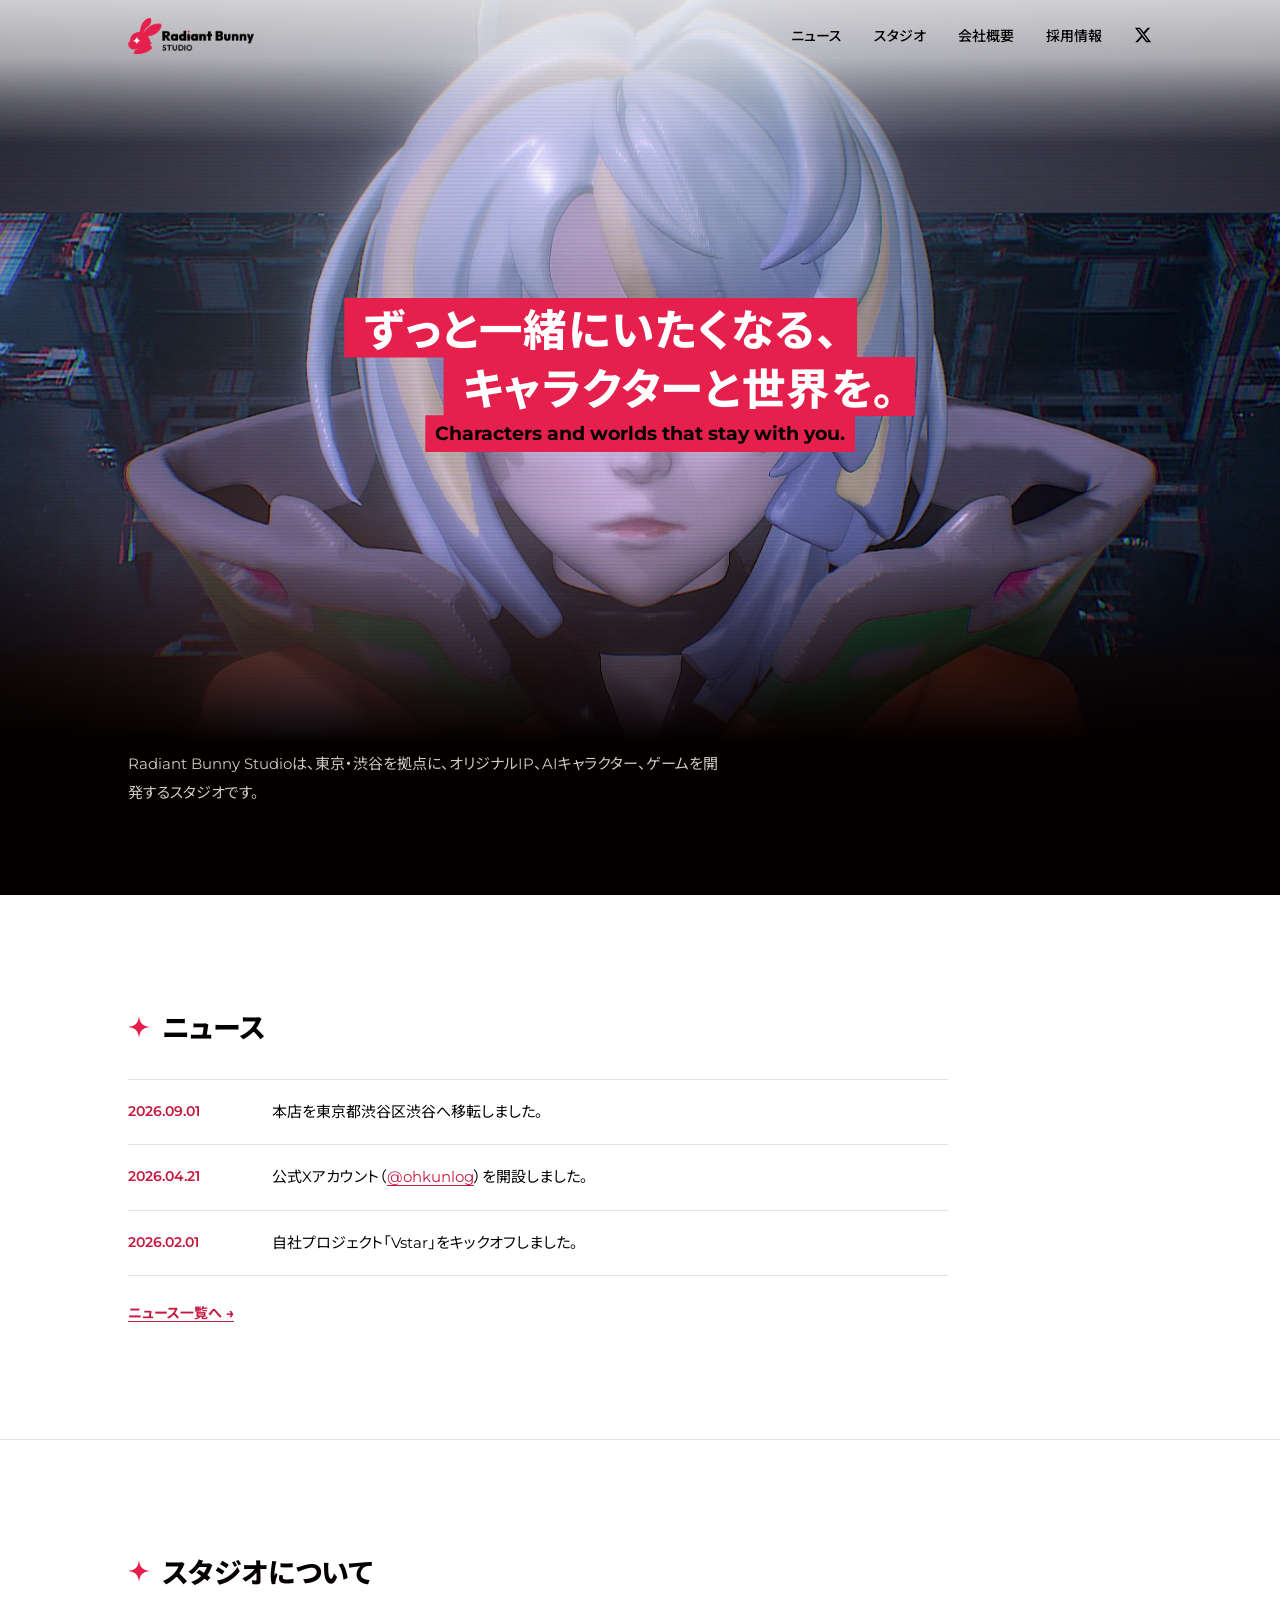
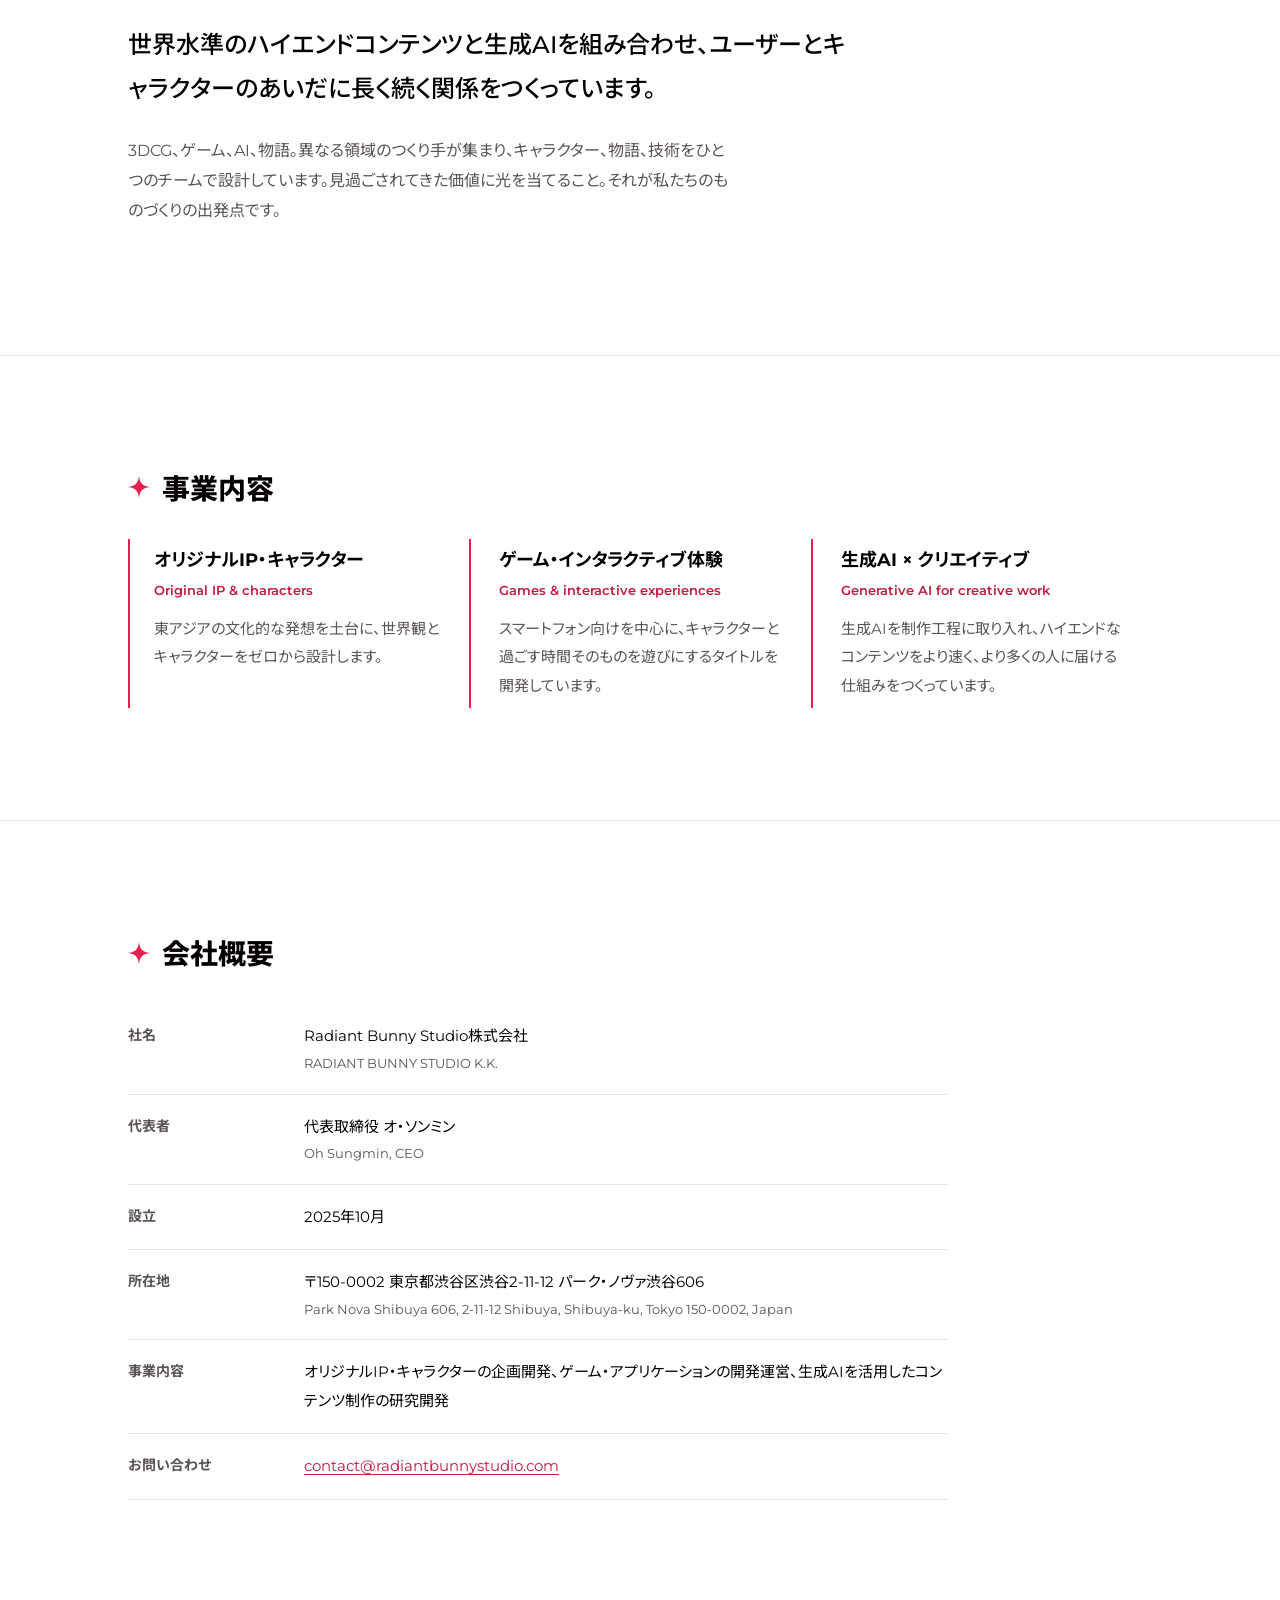
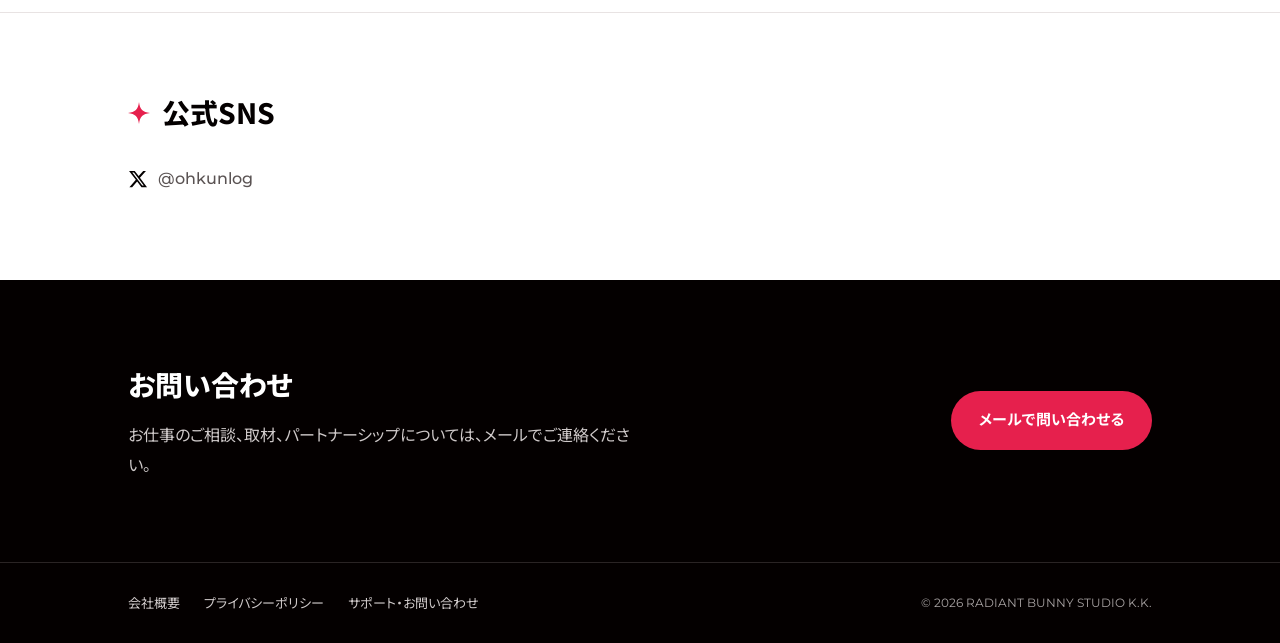
<file: index.html>
<!doctype html>
<html lang="ja">
<head>
<meta charset="utf-8">
<meta name="viewport" content="width=device-width, initial-scale=1">
<link rel="icon" href="/favicon.ico?v=20261103" sizes="32x32">
<link rel="icon" href="/assets/img/favicon-48.png?v=20261103" type="image/png">
<link rel="apple-touch-icon" href="/assets/img/apple-touch-icon.png?v=20261103">
<meta name="theme-color" content="#ffffff">
<link rel="preconnect" href="https://fonts.googleapis.com">
<link rel="preconnect" href="https://fonts.gstatic.com" crossorigin>
<link href="https://fonts.googleapis.com/css2?family=Montserrat:wght@400;500;600;700;800&family=Noto+Sans+JP:wght@400;500;700;800&display=swap" rel="stylesheet">
<link rel="stylesheet" href="/assets/css/style.css?v=20261103">
<title>Radiant Bunny Studio株式会社 | RADIANT BUNNY STUDIO K.K.</title>
<meta name="description" content="Radiant Bunny Studio株式会社は、東京・渋谷を拠点にオリジナルIP、AIキャラクター、ゲームを開発するスタジオです。">
<meta property="og:type" content="website">
<meta property="og:title" content="Radiant Bunny Studio">
<meta property="og:description" content="東京・渋谷を拠点に、オリジナルIP、AIキャラクター、ゲームを開発するスタジオ。">
<meta property="og:url" content="https://radiantbunnystudio.com/">
<meta property="og:image" content="https://radiantbunnystudio.com/assets/img/og-image.png">
<link rel="canonical" href="https://radiantbunnystudio.com/">
<script type="application/ld+json">
{
  "@context": "https://schema.org",
  "@type": "Organization",
  "name": "RADIANT BUNNY STUDIO K.K.",
  "alternateName": "Radiant Bunny Studio株式会社",
  "url": "https://radiantbunnystudio.com/",
  "logo": "https://radiantbunnystudio.com/assets/img/logo-stack.png",
  "foundingDate": "2025-10",
  "address": {
    "@type": "PostalAddress",
    "postalCode": "150-0002",
    "addressRegion": "東京都",
    "addressLocality": "渋谷区",
    "streetAddress": "渋谷2-11-12 パーク・ノヴァ渋谷606",
    "addressCountry": "JP"
  },
  "email": "contact@radiantbunnystudio.com",
  "sameAs": ["https://x.com/ohkunlog"]
}
</script>
</head>
<body>
<svg width="0" height="0" style="position:absolute" aria-hidden="true">
  <symbol id="sparkle" viewBox="0 0 24 24"><path d="M12 0C13 8 16 11 24 12C16 13 13 16 12 24C11 16 8 13 0 12C8 11 11 8 12 0Z"/></symbol>
</svg>
<a class="skip" href="#main">本文へ移動</a>
<header class="site-header is-overlay">
  <div class="wrap">
    <a class="brand" href="/" aria-label="Radiant Bunny Studio ホーム">
      <img src="/assets/img/logo-horizontal.png" alt="" width="1266" height="363">
    </a>
    <nav class="site-nav" aria-label="メインメニュー">
      <ul>
        <li><a href="/news.html">ニュース</a></li>
        <li><a href="/#studio">スタジオ</a></li>
        <li><a href="/#company">会社概要</a></li>
        <li><a href="/career.html">採用情報</a></li>
        <li><a class="nav-x" href="https://x.com/ohkunlog" target="_blank" rel="noopener" aria-label="X（@ohkunlog）"><svg viewBox="0 0 24 24" width="18" height="18" aria-hidden="true"><path fill="currentColor" d="M18.244 2.25h3.308l-7.227 8.26 8.502 11.24H16.17l-5.214-6.817L4.99 21.75H1.68l7.73-8.835L1.254 2.25H8.08l4.713 6.231zm-1.161 17.52h1.833L7.084 4.126H5.117z"/></svg></a></li>
      </ul>
    </nav>
  </div>
</header>
<main id="main">
  <section class="hero">
    <div class="hero-art">
      <img src="/assets/img/hero-vstar.webp" alt="自社プロジェクト「Vstar」のキャラクター" width="1480" height="1001">
      <div class="hero-copy">
        <h1><span class="bar"><span>ずっと一緒に</span><span>いたくなる、</span></span><span class="bar"><span>キャラクターと</span><span>世界を。</span></span></h1>
        <p class="bar hero-en" lang="en">Characters and worlds that stay with you.</p>
      </div>
    </div>
    <div class="wrap">
      <p class="hero-lead">Radiant Bunny Studioは、東京・渋谷を拠点に、オリジナルIP、AIキャラクター、ゲームを開発するスタジオです。</p>
    </div>
  </section>

  <section class="section" id="news" aria-labelledby="news-title">
    <div class="wrap">
      <h2 class="section-title" id="news-title"><svg fill="#e6204d"><use href="#sparkle"/></svg>ニュース</h2>
      <ul class="news-list">
        <li><time datetime="2026-09-01">2026.09.01</time><p>本店を東京都渋谷区渋谷へ移転しました。</p></li>
        <li><time datetime="2026-04-21">2026.04.21</time><p>公式Xアカウント（<a href="https://x.com/ohkunlog" target="_blank" rel="noopener">@ohkunlog</a>）を開設しました。</p></li>
        <li><time datetime="2026-02-01">2026.02.01</time><p>自社プロジェクト「Vstar」をキックオフしました。</p></li>
      </ul>
      <p class="more-link"><a href="/news.html">ニュース一覧へ</a></p>
    </div>
  </section>

  <section class="section" id="studio" aria-labelledby="studio-title">
    <div class="wrap">
      <h2 class="section-title" id="studio-title"><svg fill="#e6204d"><use href="#sparkle"/></svg>スタジオについて</h2>
      <p class="statement">世界水準のハイエンドコンテンツと生成AIを組み合わせ、ユーザーとキャラクターのあいだに長く続く関係をつくっています。</p>
      <p>3DCG、ゲーム、AI、物語。異なる領域のつくり手が集まり、キャラクター、物語、技術をひとつのチームで設計しています。見過ごされてきた価値に光を当てること。それが私たちのものづくりの出発点です。</p>
    </div>
  </section>

  <section class="section" id="work" aria-labelledby="work-title">
    <div class="wrap">
      <h2 class="section-title" id="work-title"><svg fill="#e6204d"><use href="#sparkle"/></svg>事業内容</h2>
      <ul class="domains">
        <li>
          <h3>オリジナルIP・キャラクター</h3>
          <p class="en">Original IP &amp; characters</p>
          <p>東アジアの文化的な発想を土台に、世界観とキャラクターをゼロから設計します。</p>
        </li>
        <li>
          <h3>ゲーム・インタラクティブ体験</h3>
          <p class="en">Games &amp; interactive experiences</p>
          <p>スマートフォン向けを中心に、キャラクターと過ごす時間そのものを遊びにするタイトルを開発しています。</p>
        </li>
        <li>
          <h3>生成AI × クリエイティブ</h3>
          <p class="en">Generative AI for creative work</p>
          <p>生成AIを制作工程に取り入れ、ハイエンドなコンテンツをより速く、より多くの人に届ける仕組みをつくっています。</p>
        </li>
      </ul>
    </div>
  </section>

  <section class="section" id="company" aria-labelledby="company-title">
    <div class="wrap">
      <h2 class="section-title" id="company-title"><svg fill="#e6204d"><use href="#sparkle"/></svg>会社概要</h2>
      <dl class="profile">
        <dt>社名</dt>
        <dd>Radiant Bunny Studio株式会社<small>RADIANT BUNNY STUDIO K.K.</small></dd>
        <dt>代表者</dt>
        <dd>代表取締役 オ・ソンミン<small>Oh Sungmin, CEO</small></dd>
        <dt>設立</dt>
        <dd>2025年10月</dd>
        <dt>所在地</dt>
        <dd>〒150-0002 東京都渋谷区渋谷2-11-12 パーク・ノヴァ渋谷606<small>Park Nova Shibuya 606, 2-11-12 Shibuya, Shibuya-ku, Tokyo 150-0002, Japan</small></dd>
        <dt>事業内容</dt>
        <dd>オリジナルIP・キャラクターの企画開発、ゲーム・アプリケーションの開発運営、生成AIを活用したコンテンツ制作の研究開発</dd>
        <dt>お問い合わせ</dt>
        <dd><a href="mailto:contact@radiantbunnystudio.com">contact@radiantbunnystudio.com</a></dd>
      </dl>
    </div>
  </section>

  <section class="section sns" id="sns" aria-labelledby="sns-title">
    <div class="wrap">
      <h2 class="section-title" id="sns-title"><svg fill="#e6204d"><use href="#sparkle"/></svg>公式SNS</h2>
      <ul class="sns-list">
        <li><a href="https://x.com/ohkunlog" target="_blank" rel="noopener" aria-label="X（@ohkunlog）"><svg viewBox="0 0 24 24" width="20" height="20" aria-hidden="true"><path fill="currentColor" d="M18.244 2.25h3.308l-7.227 8.26 8.502 11.24H16.17l-5.214-6.817L4.99 21.75H1.68l7.73-8.835L1.254 2.25H8.08l4.713 6.231zm-1.161 17.52h1.833L7.084 4.126H5.117z"/></svg><span class="sns-handle">@ohkunlog</span></a></li>
      </ul>
    </div>
  </section>

  <section class="contact-band" aria-labelledby="contact-title">
    <div class="wrap">
      <div>
        <h2 id="contact-title">お問い合わせ</h2>
        <p>お仕事のご相談、取材、パートナーシップについては、メールでご連絡ください。</p>
      </div>
      <a class="button" href="mailto:contact@radiantbunnystudio.com">メールで問い合わせる</a>
    </div>
  </section>
</main>
<footer class="site-footer">
  <div class="wrap">
    <ul>
      <li><a href="/#company">会社概要</a></li>
      <li><a href="/privacy.html">プライバシーポリシー</a></li>
      <li><a href="/support.html">サポート・お問い合わせ</a></li>
    </ul>
    <small>&copy; 2026 RADIANT BUNNY STUDIO K.K.</small>
  </div>
</footer>
</body>
</html>
</file>
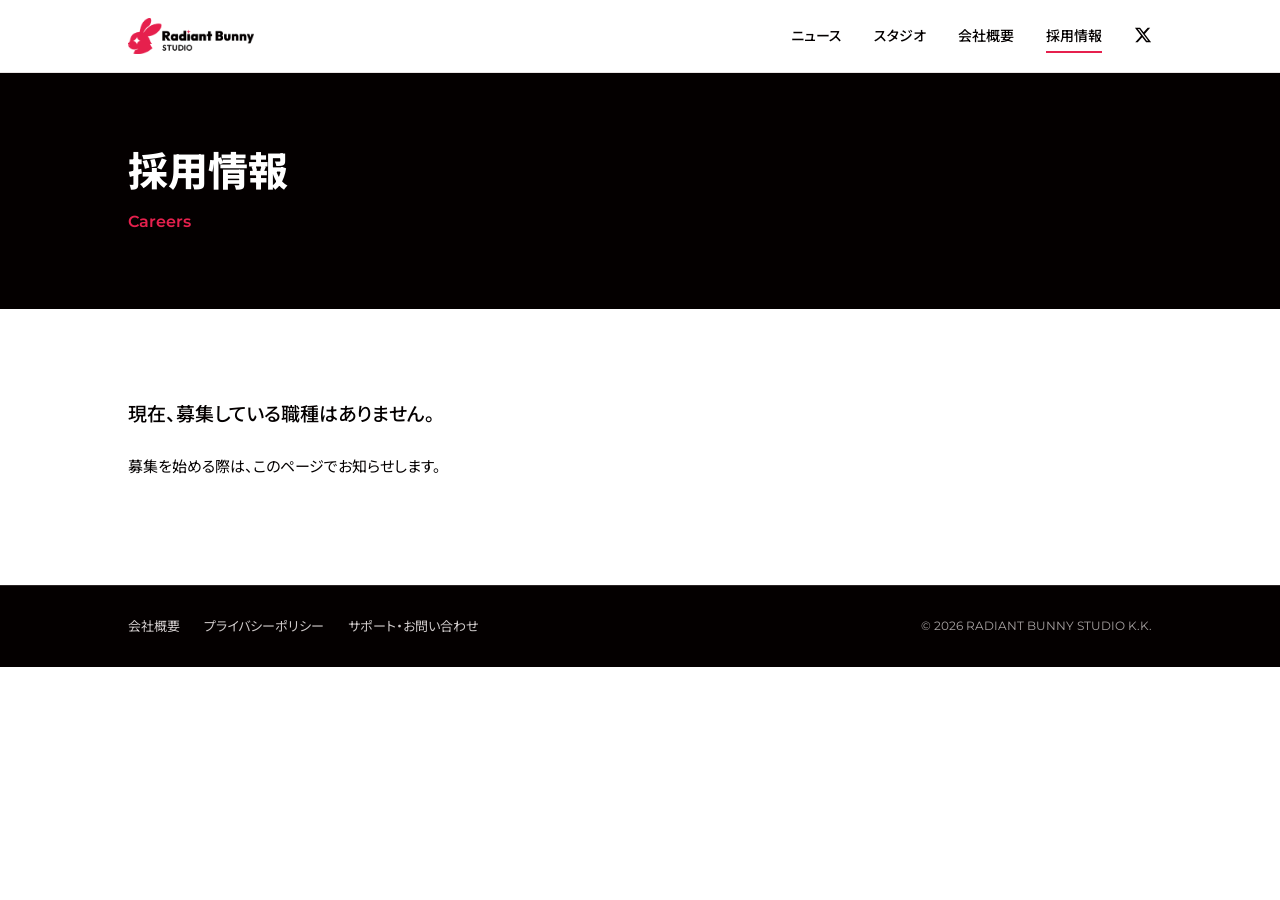
<file: career.html>
<!doctype html>
<html lang="ja">
<head>
<meta charset="utf-8">
<meta name="viewport" content="width=device-width, initial-scale=1">
<link rel="icon" href="/favicon.ico?v=20261103" sizes="32x32">
<link rel="icon" href="/assets/img/favicon-48.png?v=20261103" type="image/png">
<link rel="apple-touch-icon" href="/assets/img/apple-touch-icon.png?v=20261103">
<meta name="theme-color" content="#ffffff">
<link rel="preconnect" href="https://fonts.googleapis.com">
<link rel="preconnect" href="https://fonts.gstatic.com" crossorigin>
<link href="https://fonts.googleapis.com/css2?family=Montserrat:wght@400;500;600;700;800&family=Noto+Sans+JP:wght@400;500;700;800&display=swap" rel="stylesheet">
<link rel="stylesheet" href="/assets/css/style.css?v=20261103">
<title>採用情報 | Radiant Bunny Studio</title>
<meta name="description" content="Radiant Bunny Studio株式会社の採用情報です。">
<link rel="canonical" href="https://radiantbunnystudio.com/career.html">
</head>
<body>
<a class="skip" href="#main">本文へ移動</a>
<header class="site-header">
  <div class="wrap">
    <a class="brand" href="/" aria-label="Radiant Bunny Studio ホーム">
      <img src="/assets/img/logo-horizontal.png" alt="" width="1266" height="363">
    </a>
    <nav class="site-nav" aria-label="メインメニュー">
      <ul>
        <li><a href="/news.html">ニュース</a></li>
        <li><a href="/#studio">スタジオ</a></li>
        <li><a href="/#company">会社概要</a></li>
        <li><a href="/career.html" aria-current="page">採用情報</a></li>
        <li><a class="nav-x" href="https://x.com/ohkunlog" target="_blank" rel="noopener" aria-label="X（@ohkunlog）"><svg viewBox="0 0 24 24" width="18" height="18" aria-hidden="true"><path fill="currentColor" d="M18.244 2.25h3.308l-7.227 8.26 8.502 11.24H16.17l-5.214-6.817L4.99 21.75H1.68l7.73-8.835L1.254 2.25H8.08l4.713 6.231zm-1.161 17.52h1.833L7.084 4.126H5.117z"/></svg></a></li>
      </ul>
    </nav>
  </div>
</header>
<main id="main">
  <div class="page-head">
    <div class="wrap">
      <h1>採用情報</h1>
      <p>Careers</p>
    </div>
  </div>
  <article class="doc career">
    <div class="wrap">
      <p class="career-lead">現在、募集している職種はありません。</p>
      <p>募集を始める際は、このページでお知らせします。</p>
    </div>
  </article>
</main>
<footer class="site-footer">
  <div class="wrap">
    <ul>
      <li><a href="/#company">会社概要</a></li>
      <li><a href="/privacy.html">プライバシーポリシー</a></li>
      <li><a href="/support.html">サポート・お問い合わせ</a></li>
    </ul>
    <small>&copy; 2026 RADIANT BUNNY STUDIO K.K.</small>
  </div>
</footer>
</body>
</html>
</file>
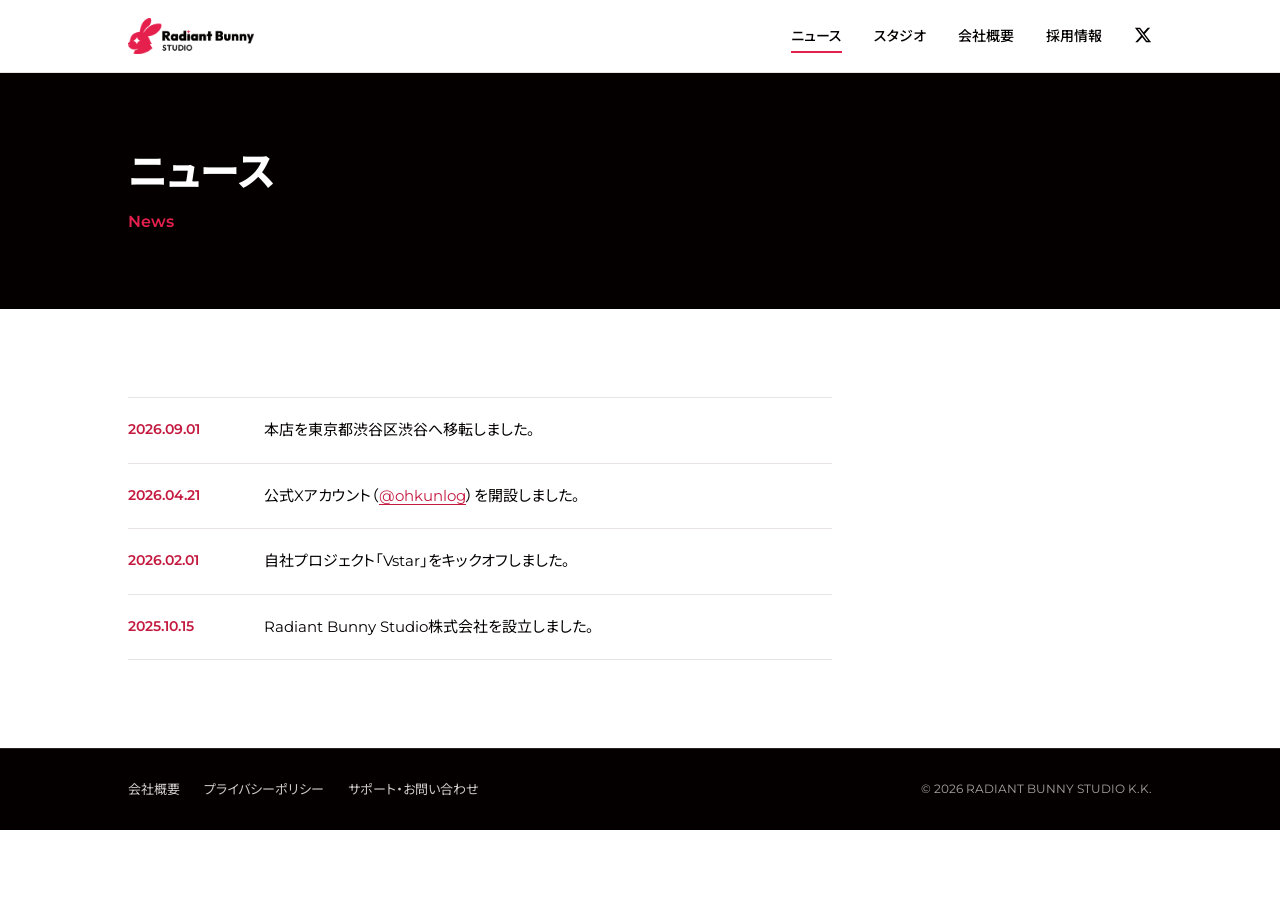
<file: news.html>
<!doctype html>
<html lang="ja">
<head>
<meta charset="utf-8">
<meta name="viewport" content="width=device-width, initial-scale=1">
<link rel="icon" href="/favicon.ico?v=20261103" sizes="32x32">
<link rel="icon" href="/assets/img/favicon-48.png?v=20261103" type="image/png">
<link rel="apple-touch-icon" href="/assets/img/apple-touch-icon.png?v=20261103">
<meta name="theme-color" content="#ffffff">
<link rel="preconnect" href="https://fonts.googleapis.com">
<link rel="preconnect" href="https://fonts.gstatic.com" crossorigin>
<link href="https://fonts.googleapis.com/css2?family=Montserrat:wght@400;500;600;700;800&family=Noto+Sans+JP:wght@400;500;700;800&display=swap" rel="stylesheet">
<link rel="stylesheet" href="/assets/css/style.css?v=20261103">
<title>ニュース | Radiant Bunny Studio</title>
<meta name="description" content="Radiant Bunny Studio株式会社からのお知らせです。">
<link rel="canonical" href="https://radiantbunnystudio.com/news.html">
</head>
<body>
<a class="skip" href="#main">本文へ移動</a>
<header class="site-header">
  <div class="wrap">
    <a class="brand" href="/" aria-label="Radiant Bunny Studio ホーム">
      <img src="/assets/img/logo-horizontal.png" alt="" width="1266" height="363">
    </a>
    <nav class="site-nav" aria-label="メインメニュー">
      <ul>
        <li><a href="/news.html" aria-current="page">ニュース</a></li>
        <li><a href="/#studio">スタジオ</a></li>
        <li><a href="/#company">会社概要</a></li>
        <li><a href="/career.html">採用情報</a></li>
        <li><a class="nav-x" href="https://x.com/ohkunlog" target="_blank" rel="noopener" aria-label="X（@ohkunlog）"><svg viewBox="0 0 24 24" width="18" height="18" aria-hidden="true"><path fill="currentColor" d="M18.244 2.25h3.308l-7.227 8.26 8.502 11.24H16.17l-5.214-6.817L4.99 21.75H1.68l7.73-8.835L1.254 2.25H8.08l4.713 6.231zm-1.161 17.52h1.833L7.084 4.126H5.117z"/></svg></a></li>
      </ul>
    </nav>
  </div>
</header>
<main id="main">
  <div class="page-head">
    <div class="wrap">
      <h1>ニュース</h1>
      <p>News</p>
    </div>
  </div>
  <section class="doc">
    <div class="wrap">
      <ul class="news-list">
        <li><time datetime="2026-09-01">2026.09.01</time><p>本店を東京都渋谷区渋谷へ移転しました。</p></li>
        <li><time datetime="2026-04-21">2026.04.21</time><p>公式Xアカウント（<a href="https://x.com/ohkunlog" target="_blank" rel="noopener">@ohkunlog</a>）を開設しました。</p></li>
        <li><time datetime="2026-02-01">2026.02.01</time><p>自社プロジェクト「Vstar」をキックオフしました。</p></li>
        <li><time datetime="2025-10-15">2025.10.15</time><p>Radiant Bunny Studio株式会社を設立しました。</p></li>
      </ul>
    </div>
  </section>
</main>
<footer class="site-footer">
  <div class="wrap">
    <ul>
      <li><a href="/#company">会社概要</a></li>
      <li><a href="/privacy.html">プライバシーポリシー</a></li>
      <li><a href="/support.html">サポート・お問い合わせ</a></li>
    </ul>
    <small>&copy; 2026 RADIANT BUNNY STUDIO K.K.</small>
  </div>
</footer>
</body>
</html>
</file>
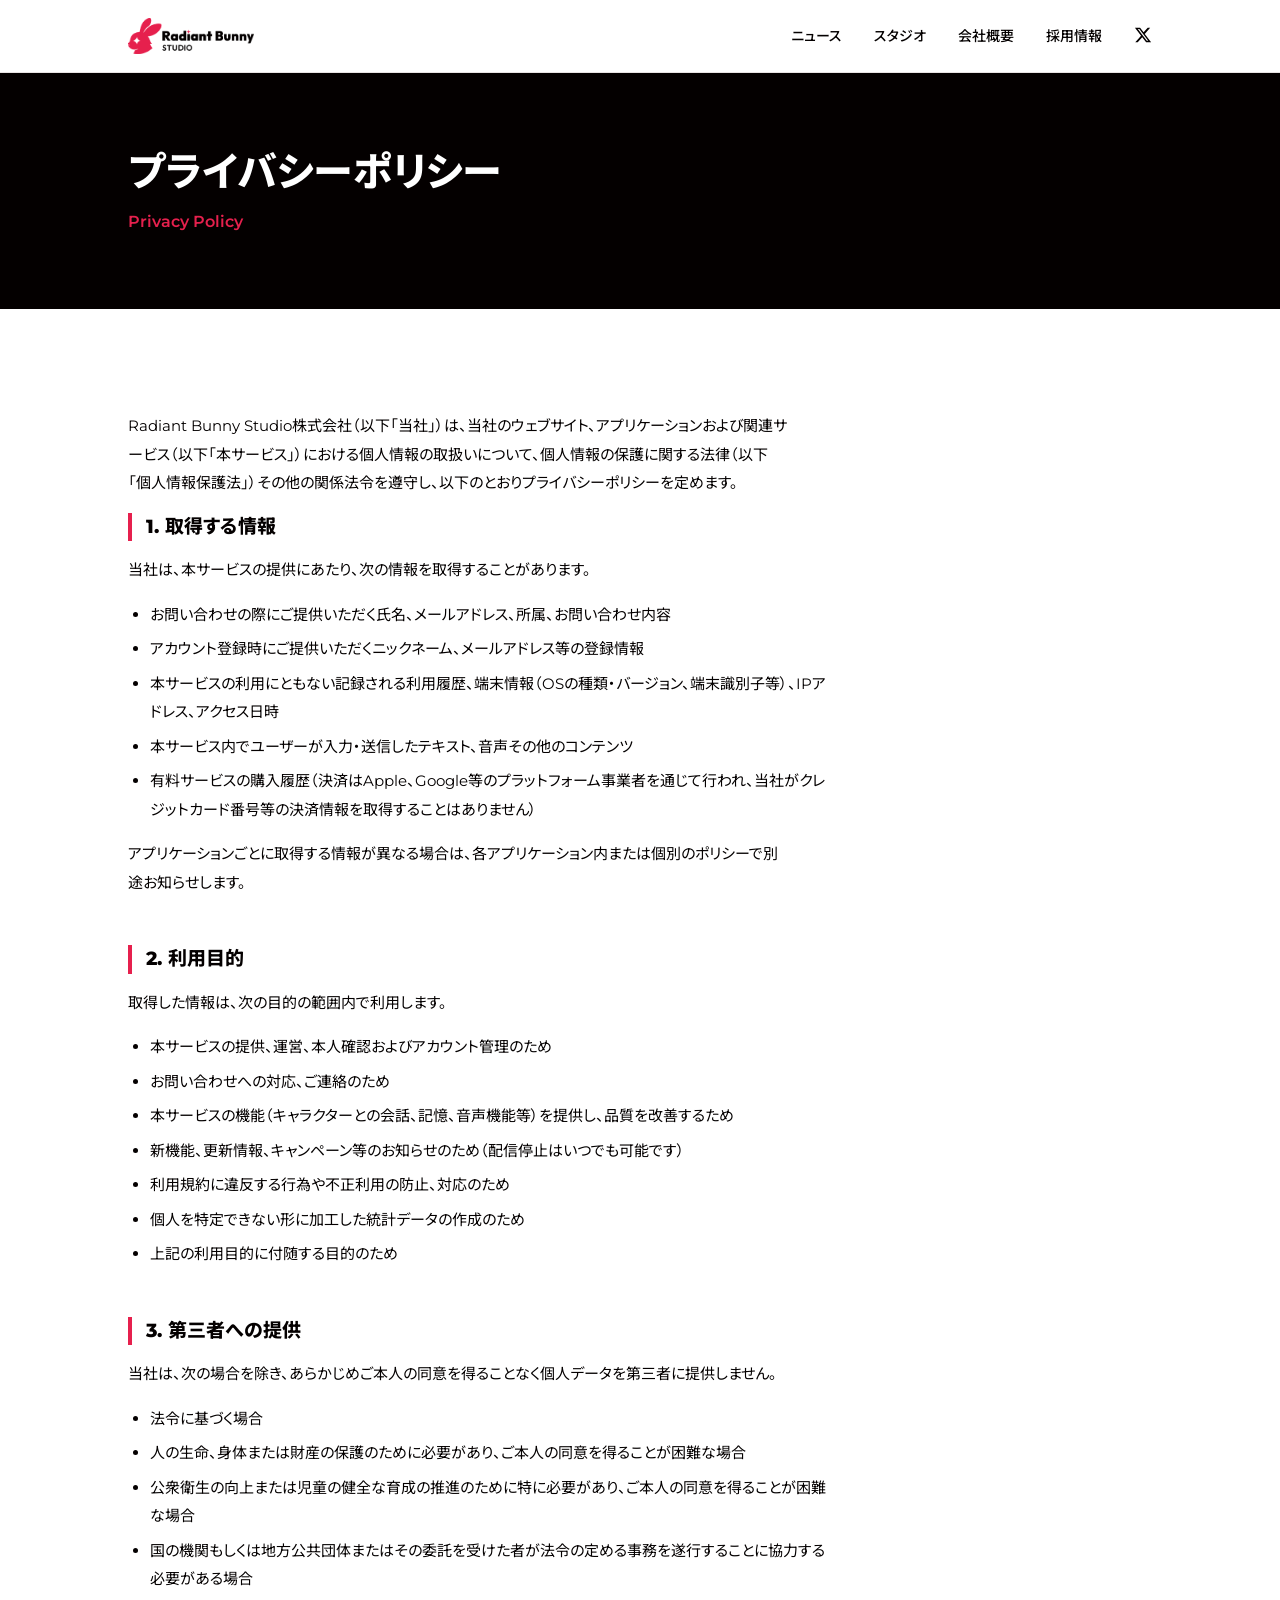
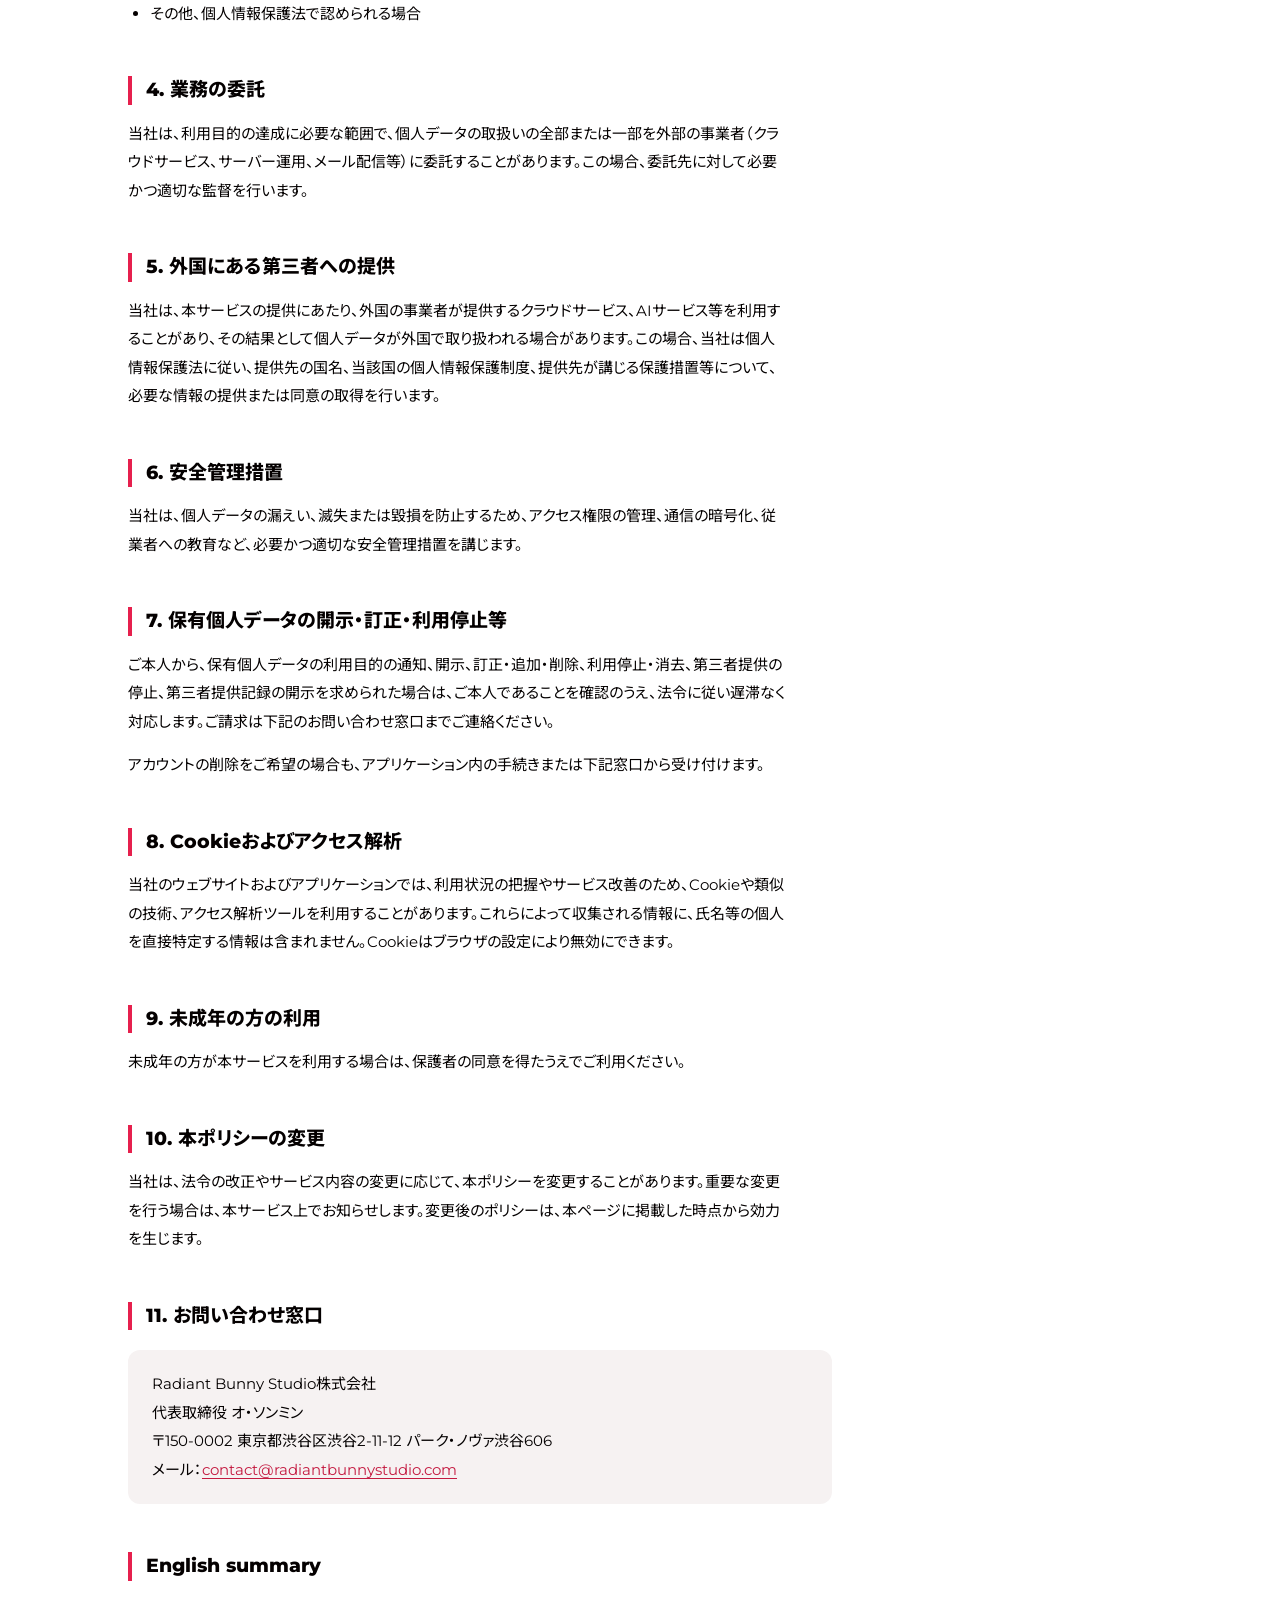
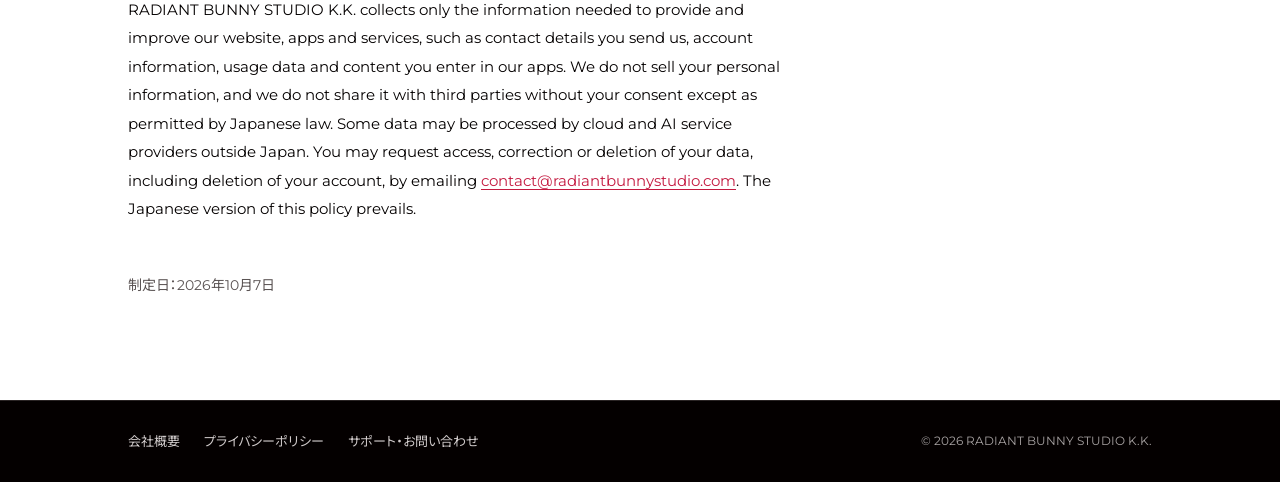
<file: privacy.html>
<!doctype html>
<html lang="ja">
<head>
<meta charset="utf-8">
<meta name="viewport" content="width=device-width, initial-scale=1">
<link rel="icon" href="/favicon.ico?v=20261103" sizes="32x32">
<link rel="icon" href="/assets/img/favicon-48.png?v=20261103" type="image/png">
<link rel="apple-touch-icon" href="/assets/img/apple-touch-icon.png?v=20261103">
<meta name="theme-color" content="#ffffff">
<link rel="preconnect" href="https://fonts.googleapis.com">
<link rel="preconnect" href="https://fonts.gstatic.com" crossorigin>
<link href="https://fonts.googleapis.com/css2?family=Montserrat:wght@400;500;600;700;800&family=Noto+Sans+JP:wght@400;500;700;800&display=swap" rel="stylesheet">
<link rel="stylesheet" href="/assets/css/style.css?v=20261103">
<title>プライバシーポリシー | Radiant Bunny Studio</title>
<meta name="description" content="Radiant Bunny Studio株式会社のプライバシーポリシー（個人情報保護方針）です。">
<link rel="canonical" href="https://radiantbunnystudio.com/privacy.html">
</head>
<body>
<a class="skip" href="#main">本文へ移動</a>
<header class="site-header">
  <div class="wrap">
    <a class="brand" href="/" aria-label="Radiant Bunny Studio ホーム">
      <img src="/assets/img/logo-horizontal.png" alt="" width="1266" height="363">
    </a>
    <nav class="site-nav" aria-label="メインメニュー">
      <ul>
        <li><a href="/news.html">ニュース</a></li>
        <li><a href="/#studio">スタジオ</a></li>
        <li><a href="/#company">会社概要</a></li>
        <li><a href="/career.html">採用情報</a></li>
        <li><a class="nav-x" href="https://x.com/ohkunlog" target="_blank" rel="noopener" aria-label="X（@ohkunlog）"><svg viewBox="0 0 24 24" width="18" height="18" aria-hidden="true"><path fill="currentColor" d="M18.244 2.25h3.308l-7.227 8.26 8.502 11.24H16.17l-5.214-6.817L4.99 21.75H1.68l7.73-8.835L1.254 2.25H8.08l4.713 6.231zm-1.161 17.52h1.833L7.084 4.126H5.117z"/></svg></a></li>
      </ul>
    </nav>
  </div>
</header>
<main id="main">
  <div class="page-head">
    <div class="wrap">
      <h1>プライバシーポリシー</h1>
      <p>Privacy Policy</p>
    </div>
  </div>
  <article class="doc">
    <div class="wrap">
      <p>Radiant Bunny Studio株式会社（以下「当社」）は、当社のウェブサイト、アプリケーションおよび関連サービス（以下「本サービス」）における個人情報の取扱いについて、個人情報の保護に関する法律（以下「個人情報保護法」）その他の関係法令を遵守し、以下のとおりプライバシーポリシーを定めます。</p>

      <h2>1. 取得する情報</h2>
      <p>当社は、本サービスの提供にあたり、次の情報を取得することがあります。</p>
      <ul>
        <li>お問い合わせの際にご提供いただく氏名、メールアドレス、所属、お問い合わせ内容</li>
        <li>アカウント登録時にご提供いただくニックネーム、メールアドレス等の登録情報</li>
        <li>本サービスの利用にともない記録される利用履歴、端末情報（OSの種類・バージョン、端末識別子等）、IPアドレス、アクセス日時</li>
        <li>本サービス内でユーザーが入力・送信したテキスト、音声その他のコンテンツ</li>
        <li>有料サービスの購入履歴（決済はApple、Google等のプラットフォーム事業者を通じて行われ、当社がクレジットカード番号等の決済情報を取得することはありません）</li>
      </ul>
      <p>アプリケーションごとに取得する情報が異なる場合は、各アプリケーション内または個別のポリシーで別途お知らせします。</p>

      <h2>2. 利用目的</h2>
      <p>取得した情報は、次の目的の範囲内で利用します。</p>
      <ul>
        <li>本サービスの提供、運営、本人確認およびアカウント管理のため</li>
        <li>お問い合わせへの対応、ご連絡のため</li>
        <li>本サービスの機能（キャラクターとの会話、記憶、音声機能等）を提供し、品質を改善するため</li>
        <li>新機能、更新情報、キャンペーン等のお知らせのため（配信停止はいつでも可能です）</li>
        <li>利用規約に違反する行為や不正利用の防止、対応のため</li>
        <li>個人を特定できない形に加工した統計データの作成のため</li>
        <li>上記の利用目的に付随する目的のため</li>
      </ul>

      <h2>3. 第三者への提供</h2>
      <p>当社は、次の場合を除き、あらかじめご本人の同意を得ることなく個人データを第三者に提供しません。</p>
      <ul>
        <li>法令に基づく場合</li>
        <li>人の生命、身体または財産の保護のために必要があり、ご本人の同意を得ることが困難な場合</li>
        <li>公衆衛生の向上または児童の健全な育成の推進のために特に必要があり、ご本人の同意を得ることが困難な場合</li>
        <li>国の機関もしくは地方公共団体またはその委託を受けた者が法令の定める事務を遂行することに協力する必要がある場合</li>
        <li>その他、個人情報保護法で認められる場合</li>
      </ul>

      <h2>4. 業務の委託</h2>
      <p>当社は、利用目的の達成に必要な範囲で、個人データの取扱いの全部または一部を外部の事業者（クラウドサービス、サーバー運用、メール配信等）に委託することがあります。この場合、委託先に対して必要かつ適切な監督を行います。</p>

      <h2>5. 外国にある第三者への提供</h2>
      <p>当社は、本サービスの提供にあたり、外国の事業者が提供するクラウドサービス、AIサービス等を利用することがあり、その結果として個人データが外国で取り扱われる場合があります。この場合、当社は個人情報保護法に従い、提供先の国名、当該国の個人情報保護制度、提供先が講じる保護措置等について、必要な情報の提供または同意の取得を行います。</p>

      <h2>6. 安全管理措置</h2>
      <p>当社は、個人データの漏えい、滅失または毀損を防止するため、アクセス権限の管理、通信の暗号化、従業者への教育など、必要かつ適切な安全管理措置を講じます。</p>

      <h2>7. 保有個人データの開示・訂正・利用停止等</h2>
      <p>ご本人から、保有個人データの利用目的の通知、開示、訂正・追加・削除、利用停止・消去、第三者提供の停止、第三者提供記録の開示を求められた場合は、ご本人であることを確認のうえ、法令に従い遅滞なく対応します。ご請求は下記のお問い合わせ窓口までご連絡ください。</p>
      <p>アカウントの削除をご希望の場合も、アプリケーション内の手続きまたは下記窓口から受け付けます。</p>

      <h2>8. Cookieおよびアクセス解析</h2>
      <p>当社のウェブサイトおよびアプリケーションでは、利用状況の把握やサービス改善のため、Cookieや類似の技術、アクセス解析ツールを利用することがあります。これらによって収集される情報に、氏名等の個人を直接特定する情報は含まれません。Cookieはブラウザの設定により無効にできます。</p>

      <h2>9. 未成年の方の利用</h2>
      <p>未成年の方が本サービスを利用する場合は、保護者の同意を得たうえでご利用ください。</p>

      <h2>10. 本ポリシーの変更</h2>
      <p>当社は、法令の改正やサービス内容の変更に応じて、本ポリシーを変更することがあります。重要な変更を行う場合は、本サービス上でお知らせします。変更後のポリシーは、本ページに掲載した時点から効力を生じます。</p>

      <h2>11. お問い合わせ窓口</h2>
      <div class="contact-box">
        <p>Radiant Bunny Studio株式会社<br>
        代表取締役 オ・ソンミン<br>
        〒150-0002 東京都渋谷区渋谷2-11-12 パーク・ノヴァ渋谷606<br>
        メール：<a href="mailto:contact@radiantbunnystudio.com">contact@radiantbunnystudio.com</a></p>
      </div>

      <h2>English summary</h2>
      <p>RADIANT BUNNY STUDIO K.K. collects only the information needed to provide and improve our website, apps and services, such as contact details you send us, account information, usage data and content you enter in our apps. We do not sell your personal information, and we do not share it with third parties without your consent except as permitted by Japanese law. Some data may be processed by cloud and AI service providers outside Japan. You may request access, correction or deletion of your data, including deletion of your account, by emailing <a href="mailto:contact@radiantbunnystudio.com">contact@radiantbunnystudio.com</a>. The Japanese version of this policy prevails.</p>

      <p class="meta">制定日：2026年10月7日</p>
    </div>
  </article>
</main>
<footer class="site-footer">
  <div class="wrap">
    <ul>
      <li><a href="/#company">会社概要</a></li>
      <li><a href="/privacy.html">プライバシーポリシー</a></li>
      <li><a href="/support.html">サポート・お問い合わせ</a></li>
    </ul>
    <small>&copy; 2026 RADIANT BUNNY STUDIO K.K.</small>
  </div>
</footer>
</body>
</html>
</file>
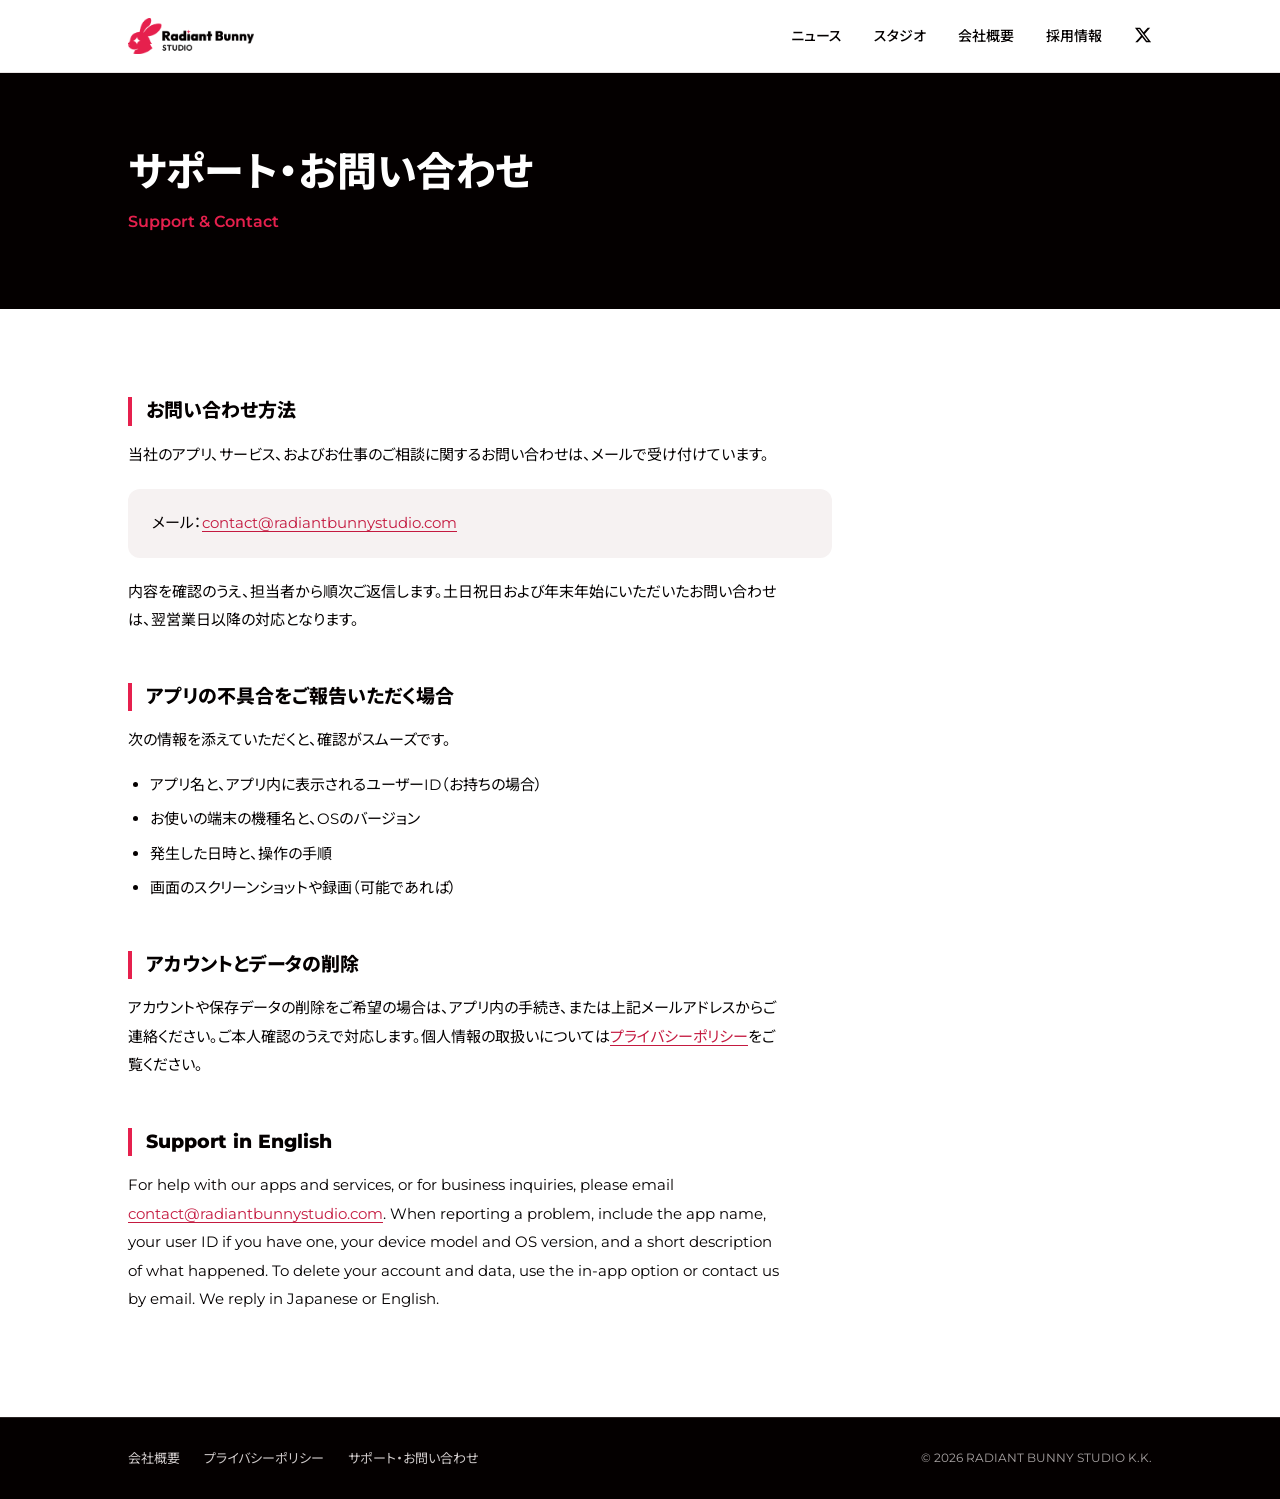
<file: support.html>
<!doctype html>
<html lang="ja">
<head>
<meta charset="utf-8">
<meta name="viewport" content="width=device-width, initial-scale=1">
<link rel="icon" href="/favicon.ico?v=20261103" sizes="32x32">
<link rel="icon" href="/assets/img/favicon-48.png?v=20261103" type="image/png">
<link rel="apple-touch-icon" href="/assets/img/apple-touch-icon.png?v=20261103">
<meta name="theme-color" content="#ffffff">
<link rel="preconnect" href="https://fonts.googleapis.com">
<link rel="preconnect" href="https://fonts.gstatic.com" crossorigin>
<link href="https://fonts.googleapis.com/css2?family=Montserrat:wght@400;500;600;700;800&family=Noto+Sans+JP:wght@400;500;700;800&display=swap" rel="stylesheet">
<link rel="stylesheet" href="/assets/css/style.css?v=20261103">
<title>サポート・お問い合わせ | Radiant Bunny Studio</title>
<meta name="description" content="Radiant Bunny Studioのサービスに関するサポート、お問い合わせ窓口です。">
<link rel="canonical" href="https://radiantbunnystudio.com/support.html">
</head>
<body>
<a class="skip" href="#main">本文へ移動</a>
<header class="site-header">
  <div class="wrap">
    <a class="brand" href="/" aria-label="Radiant Bunny Studio ホーム">
      <img src="/assets/img/logo-horizontal.png" alt="" width="1266" height="363">
    </a>
    <nav class="site-nav" aria-label="メインメニュー">
      <ul>
        <li><a href="/news.html">ニュース</a></li>
        <li><a href="/#studio">スタジオ</a></li>
        <li><a href="/#company">会社概要</a></li>
        <li><a href="/career.html">採用情報</a></li>
        <li><a class="nav-x" href="https://x.com/ohkunlog" target="_blank" rel="noopener" aria-label="X（@ohkunlog）"><svg viewBox="0 0 24 24" width="18" height="18" aria-hidden="true"><path fill="currentColor" d="M18.244 2.25h3.308l-7.227 8.26 8.502 11.24H16.17l-5.214-6.817L4.99 21.75H1.68l7.73-8.835L1.254 2.25H8.08l4.713 6.231zm-1.161 17.52h1.833L7.084 4.126H5.117z"/></svg></a></li>
      </ul>
    </nav>
  </div>
</header>
<main id="main">
  <div class="page-head">
    <div class="wrap">
      <h1>サポート・お問い合わせ</h1>
      <p>Support &amp; Contact</p>
    </div>
  </div>
  <article class="doc">
    <div class="wrap">
      <h2>お問い合わせ方法</h2>
      <p>当社のアプリ、サービス、およびお仕事のご相談に関するお問い合わせは、メールで受け付けています。</p>
      <div class="contact-box">
        <p>メール：<a href="mailto:contact@radiantbunnystudio.com">contact@radiantbunnystudio.com</a></p>
      </div>
      <p>内容を確認のうえ、担当者から順次ご返信します。土日祝日および年末年始にいただいたお問い合わせは、翌営業日以降の対応となります。</p>

      <h2>アプリの不具合をご報告いただく場合</h2>
      <p>次の情報を添えていただくと、確認がスムーズです。</p>
      <ul>
        <li>アプリ名と、アプリ内に表示されるユーザーID（お持ちの場合）</li>
        <li>お使いの端末の機種名と、OSのバージョン</li>
        <li>発生した日時と、操作の手順</li>
        <li>画面のスクリーンショットや録画（可能であれば）</li>
      </ul>

      <h2>アカウントとデータの削除</h2>
      <p>アカウントや保存データの削除をご希望の場合は、アプリ内の手続き、または上記メールアドレスからご連絡ください。ご本人確認のうえで対応します。個人情報の取扱いについては<a href="/privacy.html">プライバシーポリシー</a>をご覧ください。</p>

      <h2>Support in English</h2>
      <p>For help with our apps and services, or for business inquiries, please email <a href="mailto:contact@radiantbunnystudio.com">contact@radiantbunnystudio.com</a>. When reporting a problem, include the app name, your user ID if you have one, your device model and OS version, and a short description of what happened. To delete your account and data, use the in-app option or contact us by email. We reply in Japanese or English.</p>
    </div>
  </article>
</main>
<footer class="site-footer">
  <div class="wrap">
    <ul>
      <li><a href="/#company">会社概要</a></li>
      <li><a href="/privacy.html">プライバシーポリシー</a></li>
      <li><a href="/support.html">サポート・お問い合わせ</a></li>
    </ul>
    <small>&copy; 2026 RADIANT BUNNY STUDIO K.K.</small>
  </div>
</footer>
</body>
</html>
</file>
<file: assets/css/style.css>
/* Radiant Bunny Studio — brand tokens taken from the logo */
:root {
  --night: #040000;      /* logo black */
  --night-deep: #040000;
  --bunny: #e6204d;      /* logo pink */
  --bunny-dark: #c41a40; /* pink for small text on white (AA contrast) */
  --mist: #f6f2f2;       /* soft panel on white */
  --on-dark: #ffffff;    /* text on black */
  --on-dark-soft: #cfc9c9;
  --paper: #ffffff;
  --ink: #040000;
  --ink-soft: #5a5353;
  --line: #e8e3e3;

  --font-latin: "Montserrat", system-ui, sans-serif;
  --font-jp: "Noto Sans JP", "Hiragino Sans", "Hiragino Kaku Gothic ProN", "Yu Gothic", "Meiryo", sans-serif;

  --wrap: 1120px;
  --gutter: clamp(20px, 5vw, 48px);
}

*, *::before, *::after { box-sizing: border-box; }

html { -webkit-text-size-adjust: 100%; scroll-behavior: smooth; }

body {
  margin: 0;
  font-family: "Montserrat", "Noto Sans JP", "Hiragino Sans", "Yu Gothic", sans-serif;
  font-size: 16px;
  line-height: 1.9;
  color: var(--ink);
  background: var(--paper);
  font-feature-settings: "palt" 1;
}

img { max-width: 100%; height: auto; display: block; }

a { color: var(--bunny-dark); text-underline-offset: 3px; }
a:hover { color: var(--bunny); }

:focus-visible { outline: 3px solid var(--bunny); outline-offset: 3px; border-radius: 4px; }

.wrap { width: 100%; max-width: var(--wrap); margin: 0 auto; padding: 0 var(--gutter); }

.skip {
  position: absolute; left: -9999px; top: 8px;
  background: var(--paper); color: var(--ink); padding: 8px 14px; z-index: 10;
}
.skip:focus { left: 8px; }

/* ---------- Header ---------- */
/* White bar like the business card, so the full-colour logo sits on white */
.site-header { background: var(--paper); color: var(--ink); border-bottom: 1px solid var(--line); }
.site-header .wrap {
  display: flex; align-items: center; justify-content: space-between;
  gap: 24px; min-height: 72px;
}
/* Top page: the header sits on the key art, with a white shade fading down from the top */
.site-header.is-overlay {
  position: absolute; top: 0; left: 0; right: 0; z-index: 5;
  background: none; border-bottom: 0; isolation: isolate;
}
.site-header.is-overlay::before {
  content: ""; position: absolute; inset: 0 0 -72px 0; z-index: -1; pointer-events: none;
  background: linear-gradient(to bottom,
    rgba(255, 255, 255, .78) 0%, rgba(255, 255, 255, .6) 40%,
    rgba(255, 255, 255, .25) 70%, rgba(255, 255, 255, 0) 100%);
}
.brand { display: flex; align-items: center; text-decoration: none; }
.brand img { width: auto; height: 36px; }

.site-nav ul { list-style: none; margin: 0; padding: 0; display: flex; align-items: center; gap: clamp(14px, 3vw, 32px); }
.site-nav .nav-x { display: flex; align-items: center; padding: 6px 0; }
.site-nav .nav-x:hover { color: var(--bunny); border-bottom-color: transparent; }
.site-nav a {
  color: var(--ink); text-decoration: none; font-size: 14px; font-weight: 500; white-space: nowrap;
  padding: 6px 0; border-bottom: 2px solid transparent;
}
.site-nav a:hover, .site-nav a[aria-current="page"] { color: var(--ink); border-bottom-color: var(--bunny); }

/* ---------- Hero ---------- */
.hero { background: var(--night); color: var(--on-dark); }

/* Key art fills the width. The eyes sit at the image centre, so the copy
   centred on top of it always lands on the eyes (as on the Vstar wiki). */
.hero-art {
  position: relative; overflow: hidden;
  height: clamp(460px, 58vw, 86vh);
}
.hero-art img { width: 100%; height: 100%; object-fit: cover; object-position: 50% 50%; }
.hero-art::after { /* fade the bottom into the night */
  content: ""; position: absolute; left: 0; right: 0; bottom: 0; height: 28%;
  background: linear-gradient(to bottom, transparent, var(--night));
}

.hero-copy {
  position: absolute; left: 50%; top: 50.5%; z-index: 1;
  transform: translate(-50%, -50%);
  width: max-content; max-width: calc(100% - 2 * var(--gutter));
  display: flex; flex-direction: column; align-items: center;
  text-align: center;
}
/* Each line is a solid pink bar laid across the eyes */
.hero-copy .bar {
  display: block; width: fit-content; margin: 0 auto;
  background: var(--bunny); color: var(--night); padding: 2px clamp(10px, 0.45em, 22px);
}
.hero-copy .bar > span { display: inline-block; }
.hero-copy h1 .bar { color: var(--on-dark); }
/* Overlap by 1px so no hairline of the art shows between bars on fractional pixel edges */
.hero-copy h1 .bar + .bar, .hero-copy .hero-en { margin-top: -1px; }
.hero-copy h1 {
  margin: 0;
  font-family: "Noto Sans JP", "Hiragino Sans", "Yu Gothic", sans-serif;
  /* no cap: grows with the art so the eyes stay covered; a little smaller on very narrow phones */
  font-weight: 800; font-size: max(min(24px, 6.4vw), 3.4vw);
  line-height: 1.28; letter-spacing: 0.01em; color: var(--on-dark);
}
/* Stagger the two lines off the centre axis: first to the left, second to the right */
.hero-copy h1 .bar:nth-child(1) { transform: translateX(-0.9em); }
.hero-copy h1 .bar:nth-child(2) { transform: translateX(0.9em); }
.hero-en {
  margin: 0; font-family: var(--font-latin);
  font-weight: 700; font-size: max(13px, 1.5vw); line-height: 1.7;
}

.hero-lead {
  margin: 0; padding: 8px 0 clamp(48px, 7vw, 88px);
  max-width: 40em; color: var(--on-dark-soft); font-size: 15px;
}

@media (prefers-reduced-motion: no-preference) {
  .hero-art img { animation: settle 1.6s cubic-bezier(.2,.7,.2,1) both; }
  .hero-copy .bar { animation: wipe .7s cubic-bezier(.6,0,.2,1) both; }
  .hero-copy h1 .bar:nth-child(1) { animation-delay: .5s; }
  .hero-copy h1 .bar:nth-child(2) { animation-delay: .65s; }
  .hero-copy .hero-en { animation-delay: .8s; }
  @keyframes settle { from { opacity: 0; transform: scale(1.05); } to { opacity: 1; transform: none; } }
  @keyframes wipe { from { clip-path: inset(0 100% 0 0); } to { clip-path: inset(0 0 0 0); } }
}

/* ---------- Sections ---------- */
.section { padding: clamp(64px, 9vw, 112px) 0; }
.section + .section { border-top: 1px solid var(--line); }

.section-title {
  display: flex; align-items: center; gap: 12px;
  margin: 0 0 32px;
  font-family: "Noto Sans JP", "Hiragino Sans", "Yu Gothic", sans-serif;
  font-weight: 800; font-size: clamp(22px, 2.4vw, 28px); line-height: 1.4;
}
.section-title svg { width: 22px; height: 22px; flex: none; }

.statement {
  margin: 0; max-width: 30em;
  font-size: clamp(19px, 2.1vw, 24px); line-height: 1.85; font-weight: 500;
}
.statement + p { max-width: 38em; color: var(--ink-soft); margin-top: 24px; }

/* What we make: three columns divided by thin pink lines, no cards */
.domains {
  list-style: none; margin: 0; padding: 0;
  display: grid; grid-template-columns: repeat(3, 1fr);
}
.domains li { padding: 8px 28px 8px 28px; border-left: 2px solid var(--bunny); }
.domains li:first-child { padding-left: 24px; }
.domains h3 { margin: 0 0 4px; font-size: 18px; font-weight: 700; line-height: 1.5; }
.domains .en { margin: 0 0 12px; font-family: var(--font-latin); font-size: 13px; font-weight: 600; color: var(--bunny-dark); }
.domains p { margin: 0; font-size: 15px; color: var(--ink-soft); }

/* Company profile */
.profile { margin: 0; display: grid; grid-template-columns: 11em 1fr; max-width: 820px; }
.profile dt, .profile dd { padding: 18px 0; border-bottom: 1px solid var(--line); margin: 0; }
.profile dt { font-weight: 700; font-size: 14px; color: var(--ink-soft); padding-right: 16px; }
.profile dd { font-size: 15px; }
.profile dd small { display: block; color: var(--ink-soft); font-size: 13px; }

/* News: date + one line, divided by thin lines like the profile */
.news-list { list-style: none; margin: 0; padding: 0; max-width: 820px; border-top: 1px solid var(--line); }
.news-list li {
  display: grid; grid-template-columns: 8em 1fr; gap: 16px;
  padding: 18px 0; border-bottom: 1px solid var(--line);
}
.news-list time { font-family: var(--font-latin); font-weight: 600; font-size: 14px; color: var(--bunny-dark); line-height: 1.9; }
.news-list p { margin: 0; font-size: 15px; }
.doc .news-list { max-width: 820px; padding-left: 0; }
.doc .news-list li + li { margin-top: 0; }
.more-link { margin: 24px 0 0; font-size: 14px; font-weight: 700; }
.more-link a::after { content: " →"; }

/* Official SNS: a simple list of icon links */
.section.sns { padding: clamp(48px, 7vw, 80px) 0; }
.sns-list { list-style: none; margin: 0; padding: 0; display: flex; flex-wrap: wrap; gap: 16px 32px; }
.sns-list a {
  display: inline-flex; align-items: center; gap: 10px;
  color: var(--ink); text-decoration: none; font-weight: 700; font-size: 16px;
}
.sns-list .sns-handle { font-family: var(--font-latin); font-weight: 500; color: var(--ink-soft); }
.sns-list a:hover, .sns-list a:hover .sns-handle { color: var(--bunny); }

/* Contact band */
.contact-band { background: var(--night); color: var(--on-dark); }
.contact-band .wrap {
  display: flex; align-items: center; justify-content: space-between; gap: 32px; flex-wrap: wrap;
  padding-top: clamp(48px, 7vw, 80px); padding-bottom: clamp(48px, 7vw, 80px);
}
.contact-band h2 { margin: 0 0 8px; font-size: clamp(22px, 2.4vw, 28px); font-weight: 800; }
.contact-band p { margin: 0; color: var(--on-dark-soft); max-width: 32em; }

.button {
  display: inline-block; text-decoration: none;
  background: var(--bunny); color: #fff;
  font-weight: 700; font-size: 15px;
  padding: 15px 28px; border-radius: 999px;
  transition: background-color .15s ease;
}
.button:hover { background: var(--bunny-dark); color: #fff; }

/* ---------- Document pages (privacy / support) ---------- */
.page-head { background: var(--night); color: var(--on-dark); padding: clamp(40px, 6vw, 72px) 0; }
.page-head h1 { margin: 0; font-size: clamp(26px, 3.4vw, 40px); font-weight: 800; line-height: 1.35; }
.page-head p { margin: 8px 0 0; color: var(--bunny); font-family: var(--font-latin); font-weight: 600; }

.doc { padding: clamp(48px, 7vw, 88px) 0; }
.doc .wrap > * { max-width: 44em; }
.doc h2 {
  margin: 48px 0 12px; font-size: 19px; font-weight: 800; line-height: 1.5;
  padding-left: 14px; border-left: 4px solid var(--bunny);
}
.doc h2:first-of-type { margin-top: 0; }
.doc p, .doc li { font-size: 15px; }
.doc ul, .doc ol { padding-left: 1.4em; }
.doc li + li { margin-top: 6px; }
.doc .meta { margin-top: 48px; color: var(--ink-soft); font-size: 14px; }
.doc .contact-box {
  margin: 20px 0; padding: 20px 24px;
  background: var(--mist); border-radius: 12px;
}
.doc .contact-box p { margin: 0; }

/* ---------- Career ---------- */
.career .wrap > * { max-width: 820px; }
.career-lead { font-size: clamp(16px, 1.8vw, 19px) !important; font-weight: 500; margin: 0 0 20px; }
.job { padding-top: 56px; }
.doc .job h2, .doc .job-howto h2 { margin: 0 0 4px; font-size: clamp(20px, 2.2vw, 24px); }
.job-en { margin: 0 0 16px; font-family: var(--font-latin); font-weight: 600; font-size: 14px; color: var(--bunny-dark); }
.job-terms { margin-top: 24px; }
.job-terms dd ul { margin: 0; padding-left: 1.2em; }
.job-terms dd li { font-size: 15px; }
.job-terms dd li + li { margin-top: 2px; }
.job-apply { margin: 28px 0 0; }
.job-howto { padding-top: 64px; }

/* ---------- Footer ---------- */
.site-footer { background: var(--night-deep); color: #a8a2a2; font-size: 13px; border-top: 1px solid #2a2424; }
.site-footer .wrap {
  display: flex; justify-content: space-between; align-items: center; gap: 16px; flex-wrap: wrap;
  padding-top: 28px; padding-bottom: 28px;
}
.site-footer ul { list-style: none; margin: 0; padding: 0; display: flex; gap: 24px; flex-wrap: wrap; }
.site-footer a { color: var(--on-dark-soft); text-decoration: none; }
.site-footer a:hover { color: var(--on-dark); text-decoration: underline; }
.site-footer small { font-family: var(--font-latin); font-size: 12px; }

/* ---------- Responsive ---------- */
@media (max-width: 820px) {
  .domains { grid-template-columns: 1fr; gap: 28px; }
  .domains li, .domains li:first-child { padding: 4px 0 4px 20px; }
  .profile { grid-template-columns: 1fr; }
  .profile dt { padding-bottom: 0; border-bottom: 0; }
  .profile dd { padding-top: 4px; }
  .news-list li { grid-template-columns: 1fr; gap: 2px; }
}
@media (max-width: 560px) {
  .site-header .wrap { flex-direction: column; align-items: flex-start; gap: 8px; padding-top: 14px; padding-bottom: 10px; }
  .brand img { height: 32px; }
}
@media (max-width: 360px) {
  .site-nav ul { gap: 12px; }
  .site-nav a { font-size: 13px; }
}
</file>
